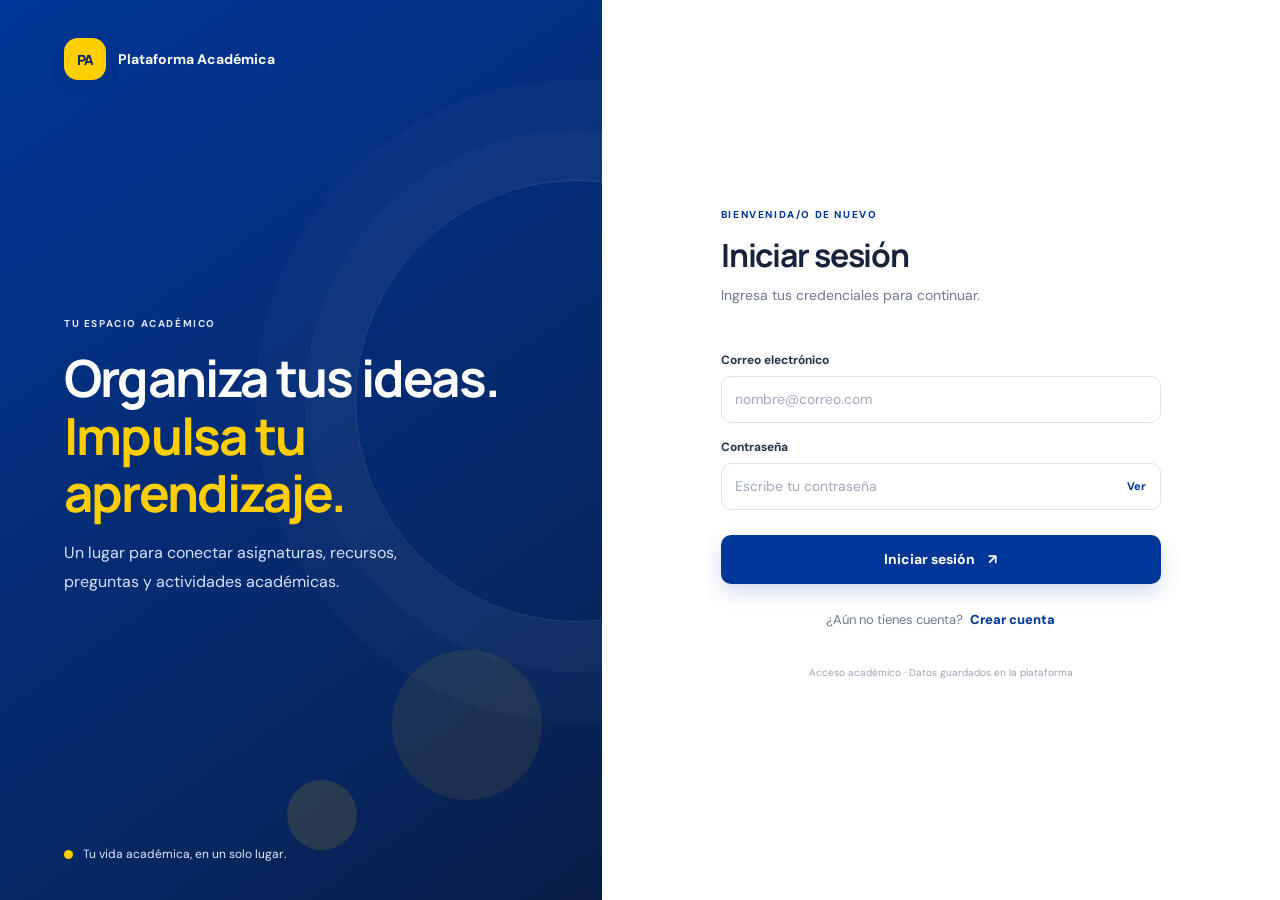
<file: src/main/resources/static/index.html>
<!DOCTYPE html>
<html lang="es">

<head>
	<meta charset="UTF-8">
	<meta name="viewport" content="width=device-width, initial-scale=1.0">
	<meta name="theme-color" content="#003698">
	<title>Plataforma Académica | Iniciar sesión</title>
	<link rel="stylesheet" href="css/estilos.css">
</head>

<body class="auth-body">
	<main class="auth-shell">
		<section class="auth-brand-panel">
			<div class="brand-lockup"><span class="brand-mark">PA</span><span>Plataforma Académica</span></div>
			<div class="brand-copy">
				<span class="eyebrow">TU ESPACIO ACADÉMICO</span>
				<h1>Organiza tus ideas.<br><span>Impulsa tu aprendizaje.</span></h1>
				<p>Un lugar para conectar asignaturas, recursos, preguntas y actividades académicas.</p>
			</div>
			<div class="brand-bottom"><span class="yellow-dot"></span> Tu vida académica, en un solo lugar.</div>
			<div class="decor decor-one"></div>
			<div class="decor decor-two"></div>
		</section>
		<section class="auth-form-panel">
			<div class="mobile-brand brand-lockup"><span class="brand-mark">PA</span><span>Plataforma Académica</span>
			</div>
			<div class="auth-card">
				<span class="eyebrow blue-eyebrow">BIENVENIDA/O DE NUEVO</span>
				<h2>Iniciar sesión</h2>
				<p class="muted">Ingresa tus credenciales para continuar.</p>
				<div id="login-message" class="notice" role="status" aria-live="polite" hidden></div>
				<form id="loginForm" novalidate>
					<label for="email">Correo electrónico</label>
					<input type="email" id="email" name="email" placeholder="nombre@correo.com" autocomplete="username"
						required maxlength="150">
					<label for="password">Contraseña</label>
					<div class="password-wrap"><input type="password" id="password" name="password"
							placeholder="Escribe tu contraseña" autocomplete="current-password" required><button
							class="password-toggle" type="button" data-toggle-password="password"
							aria-label="Mostrar contraseña">Ver</button></div>
					<button type="submit" class="btn btn-primary btn-full" id="login-submit"><span>Iniciar
							sesión</span><span aria-hidden="true">↗</span></button>
				</form>
				<p class="auth-switch">¿Aún no tienes cuenta? <a href="registro.html">Crear cuenta</a></p>
				<p class="small-note">Acceso académico · Datos guardados en la plataforma</p>
			</div>
		</section>
	</main>
	<script src="js/api.js"></script>
	<script src="js/login.js"></script>
</body>

</html>
</file>
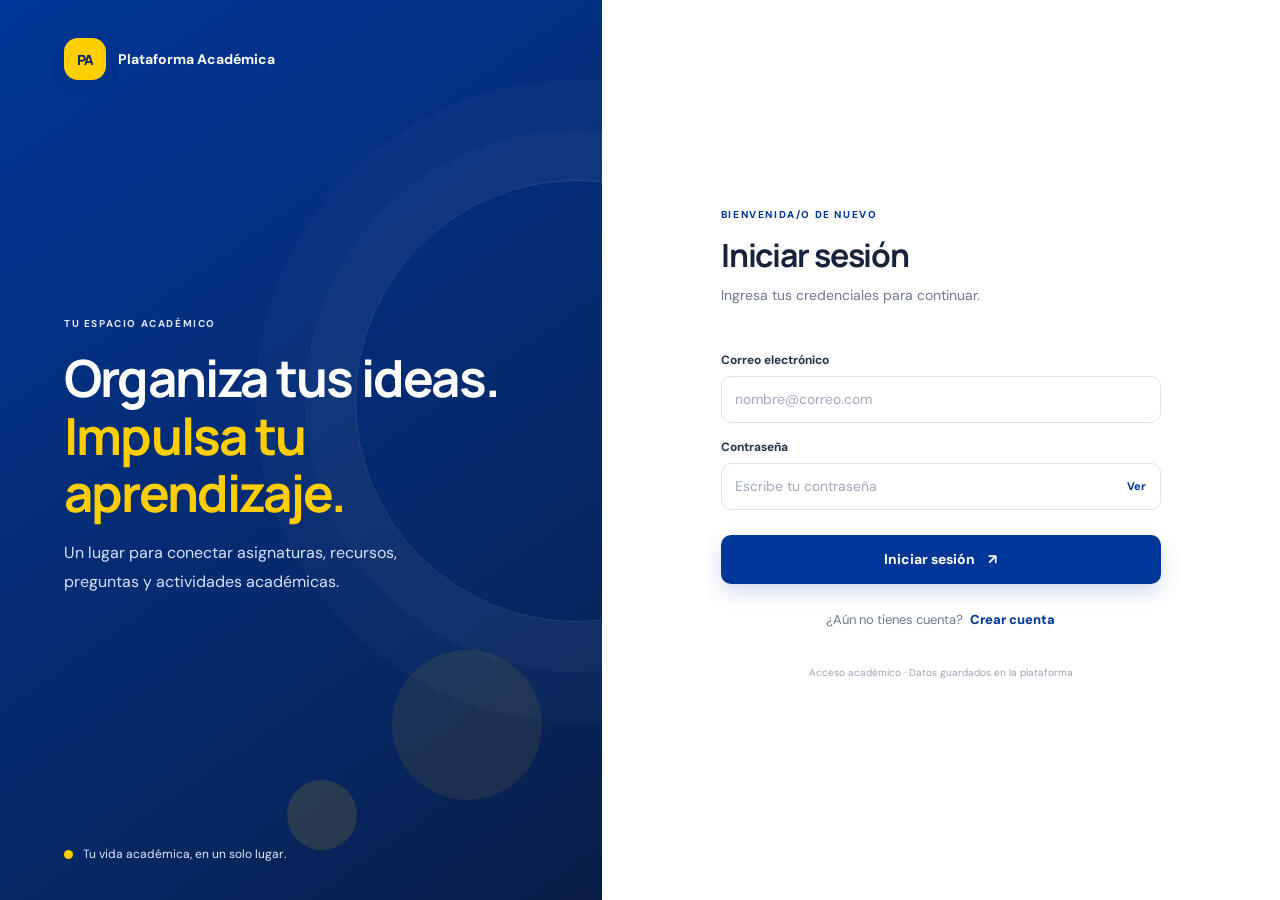
<file: src/main/resources/static/dashboard.html>
<!DOCTYPE html>
<html lang="es">

<head>
	<meta charset="UTF-8">
	<meta name="viewport" content="width=device-width, initial-scale=1.0">
	<meta name="theme-color" content="#003698">
	<title>Plataforma Académica | Panel</title>
	<link rel="stylesheet" href="css/estilos.css">
</head>

<body class="app-body">
	<div class="app-layout">
		<aside class="sidebar" id="sidebar">
			<a class="sidebar-brand" href="dashboard.html"><span
					class="brand-mark">PA</span><span><strong>Plataforma</strong><small>Académica</small></span></a>
			<div class="sidebar-label">MENÚ PRINCIPAL</div>
			<nav class="side-nav" id="side-nav">
				<button class="nav-item active" data-view="overview"><span
						class="nav-icon">⌂</span><span>Inicio</span></button>
				<button class="nav-item" data-view="users"><span class="nav-icon">♙</span><span>Usuarios</span></button>
				<button class="nav-item" data-view="roles"><span class="nav-icon">▣</span><span>Roles</span></button>
				<div class="nav-section-title">ACADÉMICO</div>
				<button class="nav-item" data-view="subjects"><span
						class="nav-icon">▤</span><span>Asignaturas</span></button>
				<button class="nav-item" data-view="nrcs"><span class="nav-icon">◫</span><span>NRC</span></button>
				<button class="nav-item" data-view="nrcEnrollments"><span
						class="nav-icon">♧</span><span>Inscripciones</span></button>
				<button class="nav-item" data-view="deliverables"><span
						class="nav-icon">▣</span><span>Entregables</span></button>
				<button class="nav-item" data-view="grades"><span
						class="nav-icon">✓</span><span>Calificaciones</span></button>
				<div class="nav-section-title">RECURSOS Y COMUNIDAD</div>
				<button class="nav-item" data-view="resources"><span
						class="nav-icon">▧</span><span>Recursos</span></button>
				<button class="nav-item" data-view="topics"><span class="nav-icon">◉</span><span>Temas</span></button>
				<button class="nav-item" data-view="resourceRatings"><span
						class="nav-icon">☆</span><span>Valoraciones</span></button>
				<button class="nav-item" data-view="topicDifficulties"><span
						class="nav-icon">⌁</span><span>Dificultades</span></button>
				<button class="nav-item" data-view="questions"><span
						class="nav-icon">?</span><span>Preguntas</span></button>
				<button class="nav-item" data-view="answers"><span
						class="nav-icon">↳</span><span>Respuestas</span></button>
				<button class="nav-item" data-view="notifications"><span
						class="nav-icon">♧</span><span>Notificaciones</span></button>
				<button class="nav-item" data-view="aiRecomendations"><span
						class="nav-icon">✧</span><span>Recomendaciones IA</span></button>
			</nav>
			<div class="sidebar-footer">
				<div class="sidebar-footer-line"></div><button id="logout-button" class="nav-item logout-item"><span
						class="nav-icon">↪</span><span>Cerrar sesión</span></button>
			</div>
		</aside>
		<main class="app-main">
			<header class="topbar">
				<button class="mobile-menu-button" id="mobile-menu-button" aria-label="Abrir menú">☰</button>
				<div>
					<div class="topbar-kicker">PLATAFORMA ACADÉMICA</div>
					<div class="topbar-title" id="topbar-title">Inicio</div>
				</div>
				<div class="topbar-user">
					<div class="avatar" id="avatar-initials">PA</div>
					<div class="topbar-user-copy"><strong id="current-user-name">Mi cuenta</strong><small
							id="current-user-email">Sesión local</small></div>
				</div>
			</header>
			<section id="app-content" class="app-content" aria-live="polite"></section>
			<footer class="app-footer">Plataforma Académica <span>·</span> Proyecto académico</footer>
		</main>
	</div>
	<div id="toast-region" class="toast-region" aria-live="polite" aria-atomic="true"></div>
	<script src="js/api.js"></script>
	<script src="js/dashboard.js"></script>
</body>

</html>
</file>
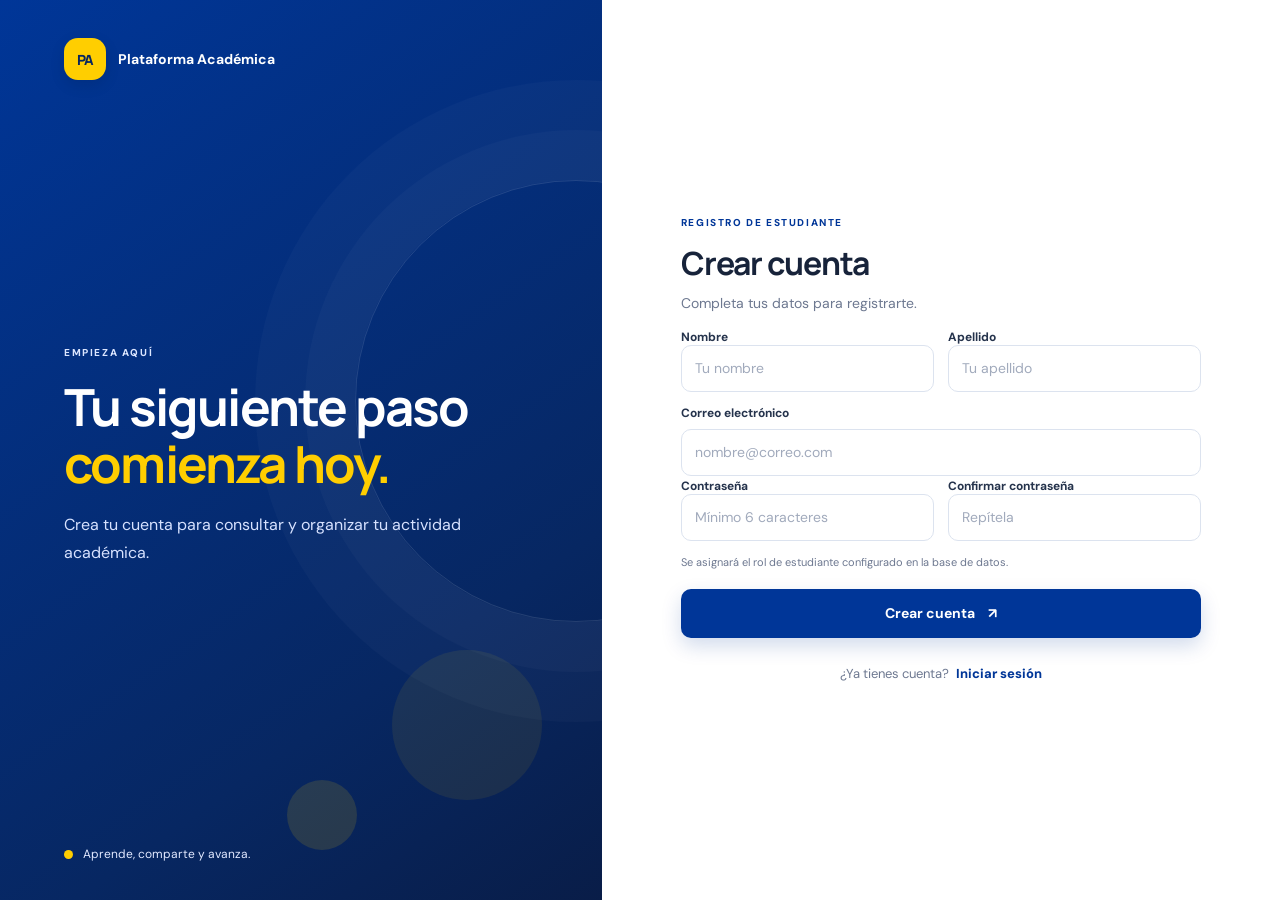
<file: src/main/resources/static/registro.html>
<!DOCTYPE html>
<html lang="es">

<head>
	<meta charset="UTF-8">
	<meta name="viewport" content="width=device-width, initial-scale=1.0">
	<meta name="theme-color" content="#003698">
	<title>Plataforma Académica | Crear cuenta</title>
	<link rel="stylesheet" href="css/estilos.css">
</head>

<body class="auth-body register-body">
	<main class="auth-shell register-shell">
		<section class="auth-brand-panel">
			<div class="brand-lockup"><span class="brand-mark">PA</span><span>Plataforma Académica</span></div>
			<div class="brand-copy">
				<span class="eyebrow">EMPIEZA AQUÍ</span>
				<h1>Tu siguiente paso<br><span>comienza hoy.</span></h1>
				<p>Crea tu cuenta para consultar y organizar tu actividad académica.</p>
			</div>
			<div class="brand-bottom"><span class="yellow-dot"></span> Aprende, comparte y avanza.</div>
			<div class="decor decor-one"></div>
			<div class="decor decor-two"></div>
		</section>
		<section class="auth-form-panel register-panel">
			<div class="mobile-brand brand-lockup"><span class="brand-mark">PA</span><span>Plataforma Académica</span>
			</div>
			<div class="auth-card register-card">
				<span class="eyebrow blue-eyebrow">REGISTRO DE ESTUDIANTE</span>
				<h2>Crear cuenta</h2>
				<p class="muted">Completa tus datos para registrarte.</p>
				<div id="register-message" class="notice" role="status" aria-live="polite" hidden></div>
				<form id="registerForm" novalidate>
					<div class="form-grid-two">
						<div><label for="firstName">Nombre</label><input id="firstName" name="firstName" required
								maxlength="100" autocomplete="given-name" placeholder="Tu nombre"></div>
						<div><label for="lastName">Apellido</label><input id="lastName" name="lastName" required
								maxlength="100" autocomplete="family-name" placeholder="Tu apellido"></div>
					</div>
					<label for="registerEmail">Correo electrónico</label>
					<input type="email" id="registerEmail" name="email" required maxlength="150" autocomplete="email"
						placeholder="nombre@correo.com">
					<div class="form-grid-two">
						<div><label for="registerPassword">Contraseña</label><input type="password"
								id="registerPassword" name="password" required minlength="6" autocomplete="new-password"
								placeholder="Mínimo 6 caracteres"></div>
						<div><label for="confirmPassword">Confirmar contraseña</label><input type="password"
								id="confirmPassword" name="confirmPassword" required minlength="6"
								autocomplete="new-password" placeholder="Repítela"></div>
					</div>
					<p class="field-hint">Se asignará el rol de estudiante configurado en la base de datos.</p>
					<button type="submit" class="btn btn-primary btn-full" id="register-submit"><span>Crear
							cuenta</span><span aria-hidden="true">↗</span></button>
				</form>
				<p class="auth-switch">¿Ya tienes cuenta? <a href="index.html">Iniciar sesión</a></p>
			</div>
		</section>
	</main>
	<script src="js/api.js"></script>
	<script src="js/registro.js"></script>
</body>

</html>
</file>
<file: src/main/resources/static/css/estilos.css>
@import url('https://fonts.googleapis.com/css2?family=DM+Sans:wght@400;500;600;700&family=Manrope:wght@400;500;600;700;800&display=swap');

:root {
	--blue: #003698;
	--blue-dark: #08265f;
	--blue-soft: #eaf0ff;
	--yellow: #ffce00;
	--ink: #17233a;
	--muted: #6d7890;
	--line: #e3e8f1;
	--surface: #fff;
	--page: #f5f7fb;
	--good: #147d53;
	--bad: #b42318;
	--shadow: 0 18px 55px rgba(10, 35, 82, .11);
	--radius: 18px
}

* {
	box-sizing: border-box
}

html {
	min-height: 100%;
	scroll-behavior: smooth
}

body {
	margin: 0;
	font-family: 'DM Sans', Arial, sans-serif;
	color: var(--ink);
	background: var(--page);
	font-size: 14px
}

button,
input,
textarea,
select {
	font: inherit
}

button {
	cursor: pointer
}

a {
	color: var(--blue);
	text-decoration: none
}

a:hover {
	text-decoration: underline
}

button:focus-visible,
a:focus-visible,
input:focus-visible,
textarea:focus-visible,
select:focus-visible {
	outline: 3px solid rgba(255, 206, 0, .8);
	outline-offset: 2px
}

h1,
h2,
h3,
h4 {
	font-family: 'Manrope', 'DM Sans', sans-serif;
	letter-spacing: -.035em;
	margin-top: 0
}

p {
	line-height: 1.65
}

.muted {
	color: var(--muted)
}

.eyebrow {
	font-size: 10px;
	letter-spacing: .16em;
	font-weight: 800;
	color: #dce6ff
}

.blue-eyebrow {
	color: var(--blue);
	display: block;
	margin-bottom: 12px
}

.brand-lockup {
	display: flex;
	align-items: center;
	gap: 12px;
	color: #fff;
	font-weight: 700;
	position: relative;
	z-index: 2
}

.brand-mark {
	display: inline-flex;
	align-items: center;
	justify-content: center;
	width: 42px;
	height: 42px;
	border-radius: 14px;
	background: var(--yellow);
	color: var(--blue-dark);
	font-weight: 800;
	font-family: 'Manrope', sans-serif;
	letter-spacing: -.08em;
	box-shadow: 0 5px 15px rgba(0, 0, 0, .1);
	flex-shrink: 0
}

/* Pantallas de acceso */
.auth-body {
	min-height: 100vh;
	background: #f6f8fc;
	display: flex;
	align-items: stretch
}

.auth-shell {
	width: 100%;
	min-height: 100vh;
	display: grid;
	grid-template-columns: minmax(360px, .94fr) minmax(430px, 1.06fr);
	background: #fff
}

.auth-brand-panel {
	position: relative;
	overflow: hidden;
	background: linear-gradient(145deg, #003698 0%, #072762 72%, #091d48 100%);
	padding: 38px clamp(28px, 5vw, 76px);
	display: flex;
	flex-direction: column;
	justify-content: space-between;
	color: #fff;
	min-height: 720px
}

.auth-brand-panel:after {
	content: "";
	position: absolute;
	width: 440px;
	height: 440px;
	border: 1px solid rgba(255, 255, 255, .12);
	border-radius: 50%;
	right: -195px;
	top: 20%;
	box-shadow: 0 0 0 50px rgba(255, 255, 255, .025), 0 0 0 100px rgba(255, 255, 255, .025)
}

.brand-copy {
	position: relative;
	z-index: 1;
	max-width: 525px;
	margin: 80px 0
}

.brand-copy h1 {
	font-size: clamp(34px, 4vw, 56px);
	line-height: 1.12;
	margin: 18px 0
}

.brand-copy h1 span {
	color: var(--yellow)
}

.brand-copy p {
	max-width: 410px;
	color: #d7e2ff;
	font-size: 16px;
	line-height: 1.8
}

.brand-bottom {
	position: relative;
	z-index: 1;
	display: flex;
	align-items: center;
	gap: 10px;
	color: #e2e9ff;
	font-size: 12px
}

.yellow-dot {
	width: 9px;
	height: 9px;
	border-radius: 50%;
	background: var(--yellow);
	display: inline-block
}

.decor {
	position: absolute;
	border-radius: 50%;
	background: var(--yellow);
	opacity: .08
}

.decor-one {
	width: 150px;
	height: 150px;
	right: 60px;
	bottom: 100px
}

.decor-two {
	width: 70px;
	height: 70px;
	right: 245px;
	bottom: 50px;
	opacity: .13
}

.auth-form-panel {
	padding: 40px clamp(26px, 5vw, 90px);
	display: flex;
	align-items: center;
	justify-content: center
}

.auth-card {
	width: 100%;
	max-width: 440px
}

.auth-card h2 {
	font-size: 32px;
	margin-bottom: 7px
}

.auth-card>.muted {
	margin: 0 0 28px
}

.auth-card form {
	display: flex;
	flex-direction: column
}

.auth-card label {
	font-size: 12px;
	font-weight: 700;
	color: #25334c;
	margin: 16px 0 8px
}

.auth-card input,
.form-control,
.filter-input {
	height: 47px;
	width: 100%;
	border: 1px solid #dce3ef;
	border-radius: 10px;
	padding: 0 13px;
	background: #fff;
	color: var(--ink);
	transition: border-color .18s, box-shadow .18s
}

.auth-card input:focus,
.form-control:focus,
.filter-input:focus {
	border-color: var(--blue);
	box-shadow: 0 0 0 4px rgba(0, 54, 152, .08);
	outline: 0
}

.auth-card input::placeholder,
.form-control::placeholder {
	color: #a1aabc
}

.password-wrap {
	display: flex;
	position: relative
}

.password-wrap input {
	padding-right: 60px
}

.password-toggle {
	position: absolute;
	right: 9px;
	top: 7px;
	height: 33px;
	border: 0;
	background: transparent;
	color: var(--blue);
	font-size: 11px;
	font-weight: 800
}

.btn {
	border: 0;
	border-radius: 10px;
	display: inline-flex;
	align-items: center;
	justify-content: center;
	gap: 13px;
	font-weight: 700;
	transition: transform .15s, box-shadow .15s, background .15s
}

.btn:hover {
	transform: translateY(-1px);
	text-decoration: none
}

.btn:disabled {
	opacity: .65;
	cursor: wait;
	transform: none
}

.btn-primary {
	background: var(--blue);
	color: #fff;
	padding: 13px 18px;
	box-shadow: 0 8px 20px rgba(0, 54, 152, .18)
}

.btn-primary:hover {
	background: #002b78;
	box-shadow: 0 10px 24px rgba(0, 54, 152, .25)
}

.btn-full {
	width: 100%;
	margin-top: 25px;
	min-height: 49px
}

.auth-switch {
	text-align: center;
	color: #6d7890;
	font-size: 13px;
	margin: 25px 0 0
}

.auth-switch a {
	font-weight: 800;
	margin-left: 4px
}

.small-note {
	text-align: center;
	color: #99a2b1;
	font-size: 10px;
	margin-top: 35px
}

.mobile-brand {
	display: none
}

.notice {
	padding: 12px 14px;
	border-radius: 10px;
	margin: 0 0 15px;
	font-size: 12px;
	line-height: 1.5
}

.notice[hidden] {
	display: none
}

.notice.error {
	background: #fff0ef;
	color: var(--bad);
	border: 1px solid #fbd5d2
}

.notice.success {
	background: #eaf8f0;
	color: #176c49;
	border: 1px solid #cceedd
}

.notice.info {
	background: #eff5ff;
	color: #16417f;
	border: 1px solid #d5e4ff
}

.form-grid-two {
	display: grid;
	grid-template-columns: 1fr 1fr;
	gap: 14px
}

.form-grid-two>div {
	min-width: 0
}

.register-card {
	max-width: 520px
}

.register-panel {
	padding-top: 30px;
	padding-bottom: 30px
}

.register-card>.muted {
	margin-bottom: 12px
}

.register-card label {
	margin-top: 13px
}

.field-hint {
	font-size: 11px;
	color: var(--muted);
	margin: 12px 0 0
}

.register-card .btn-full {
	margin-top: 18px
}

/* Aplicación después del acceso */
.app-body {
	background: var(--page);
	min-height: 100vh
}

.app-layout {
	min-height: 100vh;
	display: flex
}

.sidebar {
	width: 258px;
	flex: 0 0 258px;
	background: #fff;
	border-right: 1px solid var(--line);
	padding: 22px 14px 16px;
	display: flex;
	flex-direction: column;
	height: 100vh;
	position: sticky;
	top: 0;
	overflow: auto;
	z-index: 20
}

.sidebar-brand {
	display: flex;
	align-items: center;
	gap: 11px;
	padding: 2px 12px 26px;
	color: var(--ink)
}

.sidebar-brand:hover {
	text-decoration: none
}

.sidebar-brand strong,
.sidebar-brand small {
	display: block
}

.sidebar-brand strong {
	font-family: 'Manrope', sans-serif;
	font-size: 15px
}

.sidebar-brand small {
	font-size: 11px;
	color: var(--muted);
	margin-top: 2px
}

.sidebar-label,
.nav-section-title {
	font-size: 9px;
	letter-spacing: .15em;
	font-weight: 800;
	color: #9ba5b7;
	padding: 10px 13px
}

.side-nav {
	display: flex;
	flex-direction: column;
	gap: 3px
}

.nav-item {
	background: transparent;
	border: 0;
	width: 100%;
	display: flex;
	align-items: center;
	gap: 12px;
	text-align: left;
	padding: 10px 12px;
	color: #67738b;
	border-radius: 9px;
	font-size: 12px;
	font-weight: 600;
	min-height: 39px;
	transition: background .15s, color .15s
}

.nav-item:hover {
	background: #f3f6fc;
	color: var(--blue)
}

.nav-item.active {
	background: #edf2ff;
	color: var(--blue);
	font-weight: 800
}

.nav-icon {
	width: 22px;
	flex: 0 0 22px;
	text-align: center;
	font-size: 19px;
	line-height: 1;
	color: currentColor
}

.nav-section-title {
	padding-top: 19px
}

.sidebar-footer {
	margin-top: auto;
	padding-top: 14px
}

.sidebar-footer-line {
	border-top: 1px solid var(--line);
	margin: 0 8px 13px
}

.logout-item {
	color: #7a8497
}

.app-main {
	min-width: 0;
	flex: 1;
	display: flex;
	flex-direction: column
}

.topbar {
	height: 82px;
	background: #fff;
	border-bottom: 1px solid var(--line);
	display: flex;
	align-items: center;
	justify-content: space-between;
	padding: 0 clamp(20px, 3.2vw, 48px);
	gap: 18px;
	position: sticky;
	top: 0;
	z-index: 10
}

.topbar-kicker {
	font-size: 9px;
	letter-spacing: .15em;
	font-weight: 800;
	color: #8a96aa;
	margin-bottom: 5px
}

.topbar-title {
	font-family: 'Manrope', sans-serif;
	font-size: 20px;
	font-weight: 800;
	letter-spacing: -.04em
}

.topbar-user {
	display: flex;
	align-items: center;
	gap: 10px
}

.avatar {
	height: 38px;
	width: 38px;
	border-radius: 50%;
	background: var(--blue);
	border: 3px solid #e8eeff;
	color: #fff;
	display: flex;
	align-items: center;
	justify-content: center;
	font-size: 11px;
	font-weight: 800
}

.topbar-user-copy strong,
.topbar-user-copy small {
	display: block
}

.topbar-user-copy strong {
	font-size: 11px
}

.topbar-user-copy small {
	font-size: 10px;
	color: var(--muted);
	margin-top: 3px
}

.mobile-menu-button {
	display: none;
	background: #fff;
	border: 1px solid var(--line);
	border-radius: 9px;
	width: 40px;
	height: 40px;
	color: var(--blue)
}

.app-content {
	padding: clamp(20px, 3vw, 42px);
	width: 100%;
	max-width: 1800px;
	margin: 0 auto;
	flex: 1
}

.app-footer {
	padding: 14px 36px;
	color: #9aa3b3;
	font-size: 10px
}

.app-footer span {
	color: var(--yellow);
	padding: 0 4px
}

.page-heading {
	display: flex;
	align-items: flex-start;
	justify-content: space-between;
	gap: 15px;
	margin-bottom: 25px;
	flex-wrap: wrap
}

.page-heading h1 {
	font-size: 28px;
	margin-bottom: 8px
}

.page-heading p {
	margin: 0;
	color: var(--muted);
	font-size: 13px
}

.welcome-strip {
	background: linear-gradient(105deg, #003698, #0b3c93 75%, #1453b3);
	border-radius: 18px;
	padding: 28px 30px;
	color: #fff;
	position: relative;
	overflow: hidden;
	margin-bottom: 25px;
	display: flex;
	align-items: center;
	justify-content: space-between;
	gap: 20px
}

.welcome-strip:after {
	content: "";
	position: absolute;
	width: 230px;
	height: 230px;
	border-radius: 50%;
	border: 35px solid rgba(255, 206, 0, .17);
	right: 40px;
	top: -100px
}

.welcome-strip h1 {
	font-size: 27px;
	margin: 7px 0 8px;
	position: relative;
	z-index: 1
}

.welcome-strip p {
	color: #dce6ff;
	margin: 0;
	max-width: 570px;
	position: relative;
	z-index: 1;
	font-size: 12px
}

.welcome-tag {
	position: relative;
	z-index: 1;
	background: var(--yellow);
	color: #09265c;
	border-radius: 8px;
	padding: 9px 12px;
	font-weight: 800;
	font-size: 10px;
	white-space: nowrap
}

.stats-grid {
	display: grid;
	grid-template-columns: repeat(4, minmax(0, 1fr));
	gap: 15px;
	margin-bottom: 25px
}

.stat-card {
	background: #fff;
	border: 1px solid var(--line);
	border-radius: 14px;
	padding: 18px;
	min-width: 0;
	box-shadow: 0 4px 15px rgba(21, 45, 87, .02)
}

.stat-top {
	display: flex;
	align-items: center;
	justify-content: space-between;
	gap: 8px;
	color: var(--muted);
	font-size: 11px;
	font-weight: 600
}

.stat-icon {
	height: 34px;
	width: 34px;
	display: flex;
	align-items: center;
	justify-content: center;
	border-radius: 10px;
	background: #eef3ff;
	color: var(--blue);
	font-size: 19px
}

.stat-number {
	font-family: 'Manrope', sans-serif;
	font-size: 29px;
	font-weight: 800;
	letter-spacing: -.05em;
	margin: 14px 0 4px
}

.stat-caption {
	font-size: 10px;
	color: #9aa4b5
}

.dashboard-grid {
	display: grid;
	grid-template-columns: minmax(0, 1.4fr) minmax(240px, .8fr);
	gap: 18px
}

.panel {
	background: #fff;
	border: 1px solid var(--line);
	border-radius: 15px;
	padding: 20px;
	min-width: 0
}

.panel-header {
	display: flex;
	align-items: center;
	justify-content: space-between;
	gap: 10px;
	margin-bottom: 16px
}

.panel-header h3 {
	font-size: 15px;
	margin: 0
}

.panel-header p {
	font-size: 11px;
	color: var(--muted);
	margin: 5px 0 0
}

.link-button {
	border: 0;
	background: transparent;
	color: var(--blue);
	font-size: 11px;
	font-weight: 800
}

.quick-links {
	display: grid;
	grid-template-columns: repeat(2, minmax(0, 1fr));
	gap: 10px
}

.quick-link {
	display: flex;
	align-items: center;
	gap: 11px;
	background: #fbfcff;
	border: 1px solid var(--line);
	border-radius: 11px;
	padding: 13px;
	color: var(--ink);
	text-align: left
}

.quick-link:hover {
	border-color: #b8c8ed;
	background: #f5f8ff
}

.quick-link-icon {
	height: 35px;
	width: 35px;
	background: #eaf0ff;
	color: var(--blue);
	border-radius: 9px;
	display: flex;
	align-items: center;
	justify-content: center;
	font-size: 17px;
	flex-shrink: 0
}

.quick-link strong,
.quick-link small {
	display: block
}

.quick-link strong {
	font-size: 11px
}

.quick-link small {
	font-size: 10px;
	color: var(--muted);
	margin-top: 4px
}

.endpoint-list {
	display: flex;
	flex-direction: column;
	gap: 13px
}

.endpoint-row {
	display: flex;
	align-items: center;
	gap: 11px
}

.endpoint-dot {
	width: 9px;
	height: 9px;
	border-radius: 50%;
	background: var(--yellow);
	flex-shrink: 0
}

.endpoint-copy {
	flex: 1;
	min-width: 0
}

.endpoint-copy strong {
	display: block;
	font-size: 11px
}

.endpoint-copy small {
	font-size: 10px;
	color: var(--muted);
	display: block;
	margin-top: 3px;
	overflow-wrap: anywhere
}

.status-pill {
	font-size: 9px;
	border-radius: 20px;
	padding: 5px 8px;
	background: #eaf8f0;
	color: #176c49;
	font-weight: 800;
	white-space: nowrap
}

.status-pill.offline {
	background: #fff4e5;
	color: #92590b
}

/* CRUD y tablas */
.toolbar {
	display: flex;
	align-items: center;
	gap: 10px;
	flex-wrap: wrap;
	margin-bottom: 17px
}

.toolbar .filter-input {
	max-width: 330px;
	flex: 1;
	min-width: 170px
}

.toolbar .btn {
	min-height: 41px;
	padding: 10px 14px;
	font-size: 11px
}

.btn-secondary {
	background: #fff;
	color: var(--blue);
	border: 1px solid #cbd7ed;
	padding: 11px 15px
}

.btn-secondary:hover {
	background: #f3f6ff
}

.btn-yellow {
	background: var(--yellow);
	color: #1c2e55;
	padding: 11px 15px
}

.btn-yellow:hover {
	background: #f0bf00
}

.btn-danger {
	background: #fff0ef;
	color: #ab2118;
	border: 1px solid #f8d6d3;
	padding: 8px 10px;
	font-size: 10px
}

.btn-small {
	padding: 8px 10px;
	font-size: 10px
}

.table-wrap {
	width: 100%;
	overflow: auto;
	border: 1px solid var(--line);
	border-radius: 12px;
	background: #fff
}

.data-table {
	border-collapse: collapse;
	width: 100%;
	min-width: 650px;
	text-align: left
}

.data-table th {
	background: #f8faff;
	color: #77839a;
	font-size: 9px;
	text-transform: uppercase;
	letter-spacing: .08em;
	font-weight: 800;
	padding: 13px 15px;
	border-bottom: 1px solid var(--line);
	white-space: nowrap
}

.data-table td {
	padding: 13px 15px;
	border-bottom: 1px solid #eef1f6;
	font-size: 11px;
	vertical-align: middle;
	max-width: 260px;
	overflow-wrap: anywhere
}

.data-table tbody tr:last-child td {
	border-bottom: 0
}

.data-table tbody tr:hover {
	background: #fbfcff
}

.row-actions {
	display: flex;
	align-items: center;
	gap: 6px
}

.table-link {
	border: 0;
	background: #edf2ff;
	color: var(--blue);
	border-radius: 7px;
	padding: 7px 9px;
	font-size: 10px;
	font-weight: 800
}

.table-link:hover {
	background: #dfe8ff
}

.empty-state {
	padding: 40px 20px;
	text-align: center;
	color: var(--muted);
	font-size: 12px
}

.empty-state strong {
	display: block;
	color: var(--ink);
	font-size: 14px;
	margin-bottom: 7px
}

.table-footer {
	padding: 12px 15px;
	border-top: 1px solid var(--line);
	display: flex;
	justify-content: space-between;
	gap: 8px;
	color: var(--muted);
	font-size: 10px
}

.modal-backdrop {
	position: fixed;
	inset: 0;
	background: rgba(8, 24, 56, .5);
	display: flex;
	align-items: center;
	justify-content: center;
	padding: 18px;
	z-index: 100
}

.modal-backdrop[hidden] {
	display: none
}

.modal-card {
	width: min(680px, 100%);
	max-height: 90vh;
	overflow: auto;
	background: #fff;
	border-radius: 16px;
	box-shadow: 0 25px 80px rgba(0, 0, 0, .23)
}

.modal-head {
	display: flex;
	align-items: flex-start;
	justify-content: space-between;
	padding: 20px 23px;
	border-bottom: 1px solid var(--line);
	position: sticky;
	top: 0;
	background: #fff;
	z-index: 1
}

.modal-head h2 {
	font-size: 19px;
	margin: 0 0 5px
}

.modal-head p {
	font-size: 11px;
	color: var(--muted);
	margin: 0
}

.modal-close {
	width: 32px;
	height: 32px;
	border-radius: 8px;
	background: #f4f6fa;
	border: 0;
	font-size: 18px;
	color: #6b7485
}

.modal-form {
	padding: 21px 23px
}

.form-fields {
	display: grid;
	grid-template-columns: 1fr 1fr;
	gap: 14px
}

.field-group {
	min-width: 0
}

.field-group.field-full {
	grid-column: 1/-1
}

.field-group label {
	display: block;
	font-size: 11px;
	font-weight: 800;
	margin-bottom: 7px;
	color: #35425a
}

.form-control {
	height: 41px;
	font-size: 12px
}

.form-control.textarea {
	height: 100px;
	padding: 12px;
	resize: vertical
}

.field-help {
	font-size: 10px;
	color: var(--muted);
	margin-top: 6px;
	line-height: 1.5
}

.form-actions {
	display: flex;
	justify-content: flex-end;
	gap: 9px;
	padding-top: 19px;
	margin-top: 20px;
	border-top: 1px solid var(--line)
}

.form-actions .btn {
	font-size: 11px
}

.json-editor {
	width: 100%;
	min-height: 260px;
	resize: vertical;
	background: #0b1730;
	color: #d8e5ff;
	border: 1px solid #20345d;
	border-radius: 10px;
	padding: 14px;
	font: 12px/1.6 Consolas, monospace
}

.toast-region {
	position: fixed;
	right: 20px;
	bottom: 20px;
	display: flex;
	flex-direction: column;
	gap: 9px;
	z-index: 200;
	max-width: min(400px, calc(100vw - 40px))
}

.toast {
	background: #152544;
	color: #fff;
	border-radius: 10px;
	padding: 13px 15px;
	box-shadow: var(--shadow);
	font-size: 12px;
	line-height: 1.5;
	animation: slide-in .2s ease
}

.toast.success {
	border-left: 4px solid #42c48a
}

.toast.error {
	border-left: 4px solid #ff766c
}

.toast.info {
	border-left: 4px solid var(--yellow)
}

.loading-line {
	height: 3px;
	background: linear-gradient(90deg, var(--yellow), var(--blue), var(--yellow));
	background-size: 200% 100%;
	animation: loading 1s linear infinite;
	border-radius: 2px
}

.callout {
	padding: 13px 15px;
	background: #fff9df;
	border: 1px solid #f3dfa0;
	border-radius: 10px;
	color: #614b00;
	font-size: 11px;
	line-height: 1.6;
	margin-bottom: 16px
}

.callout.blue {
	background: #eff5ff;
	border-color: #d6e5ff;
	color: #254775
}

.hidden {
	display: none !important
}

@keyframes slide-in {
	from {
		opacity: 0;
		transform: translateY(8px)
	}

	to {
		opacity: 1;
		transform: translateY(0)
	}
}

@keyframes loading {
	to {
		background-position: -200% 0
	}
}

@media(max-width:1120px) {
	.sidebar {
		width: 228px;
		flex-basis: 228px
	}

	.stats-grid {
		grid-template-columns: repeat(2, minmax(0, 1fr))
	}

	.dashboard-grid {
		grid-template-columns: 1fr
	}

	.auth-brand-panel {
		padding: 35px
	}

	.auth-form-panel {
		padding: 35px
	}
}

@media(max-width:800px) {
	.auth-shell {
		grid-template-columns: 1fr
	}

	.auth-brand-panel {
		display: none
	}

	.mobile-brand {
		display: flex;
		color: var(--ink);
		margin-bottom: 32px
	}

	.mobile-brand .brand-mark {
		background: var(--blue);
		color: #fff
	}

	.auth-form-panel {
		padding: 26px 23px;
		align-items: flex-start;
		justify-content: center
	}

	.auth-card {
		margin: auto
	}

	.register-panel {
		padding-top: 22px
	}

	.sidebar {
		position: fixed;
		left: -275px;
		top: 0;
		bottom: 0;
		height: 100vh;
		transition: left .2s;
		box-shadow: none
	}

	.sidebar.open {
		left: 0;
		box-shadow: 10px 0 50px rgba(0, 0, 0, .14)
	}

	.app-main {
		width: 100%
	}

	.mobile-menu-button {
		display: block;
		flex-shrink: 0
	}

	.topbar {
		height: 70px;
		padding: 0 16px;
		justify-content: flex-start
	}

	.topbar-user {
		margin-left: auto
	}

	.topbar-user-copy {
		display: none
	}

	.topbar-title {
		font-size: 17px
	}

	.app-content {
		padding: 18px 14px
	}

	.welcome-strip {
		padding: 22px;
		align-items: flex-start;
		flex-direction: column
	}

	.welcome-strip h1 {
		font-size: 23px
	}

	.welcome-tag {
		align-self: flex-start
	}

	.page-heading h1 {
		font-size: 24px
	}

	.app-footer {
		padding: 14px
	}

	.stats-grid {
		gap: 10px
	}

	.stat-card {
		padding: 14px
	}

	.stat-number {
		font-size: 25px
	}

	.quick-links {
		grid-template-columns: 1fr 1fr
	}

	.panel {
		padding: 15px
	}
}

@media(max-width:480px) {

	.form-grid-two,
	.form-fields {
		grid-template-columns: 1fr
	}

	.field-group.field-full {
		grid-column: auto
	}

	.auth-card h2 {
		font-size: 28px
	}

	.auth-form-panel {
		padding: 20px 17px
	}

	.register-card label {
		margin-top: 10px
	}

	.stats-grid {
		grid-template-columns: 1fr 1fr
	}

	.stat-top {
		font-size: 10px;
		align-items: flex-start
	}

	.stat-icon {
		width: 29px;
		height: 29px
	}

	.stat-number {
		margin-top: 10px
	}

	.quick-links {
		grid-template-columns: 1fr
	}

	.toolbar {
		align-items: stretch
	}

	.toolbar .btn {
		flex: 1
	}

	.toolbar .filter-input {
		max-width: none;
		flex-basis: 100%
	}

	.topbar-kicker {
		font-size: 8px
	}

	.welcome-strip:after {
		right: -130px
	}

	.panel-header {
		align-items: flex-start
	}

	.modal-backdrop {
		padding: 8px
	}

	.modal-card {
		max-height: 94vh
	}

	.modal-head,
	.modal-form {
		padding: 16px
	}
}
</file>
